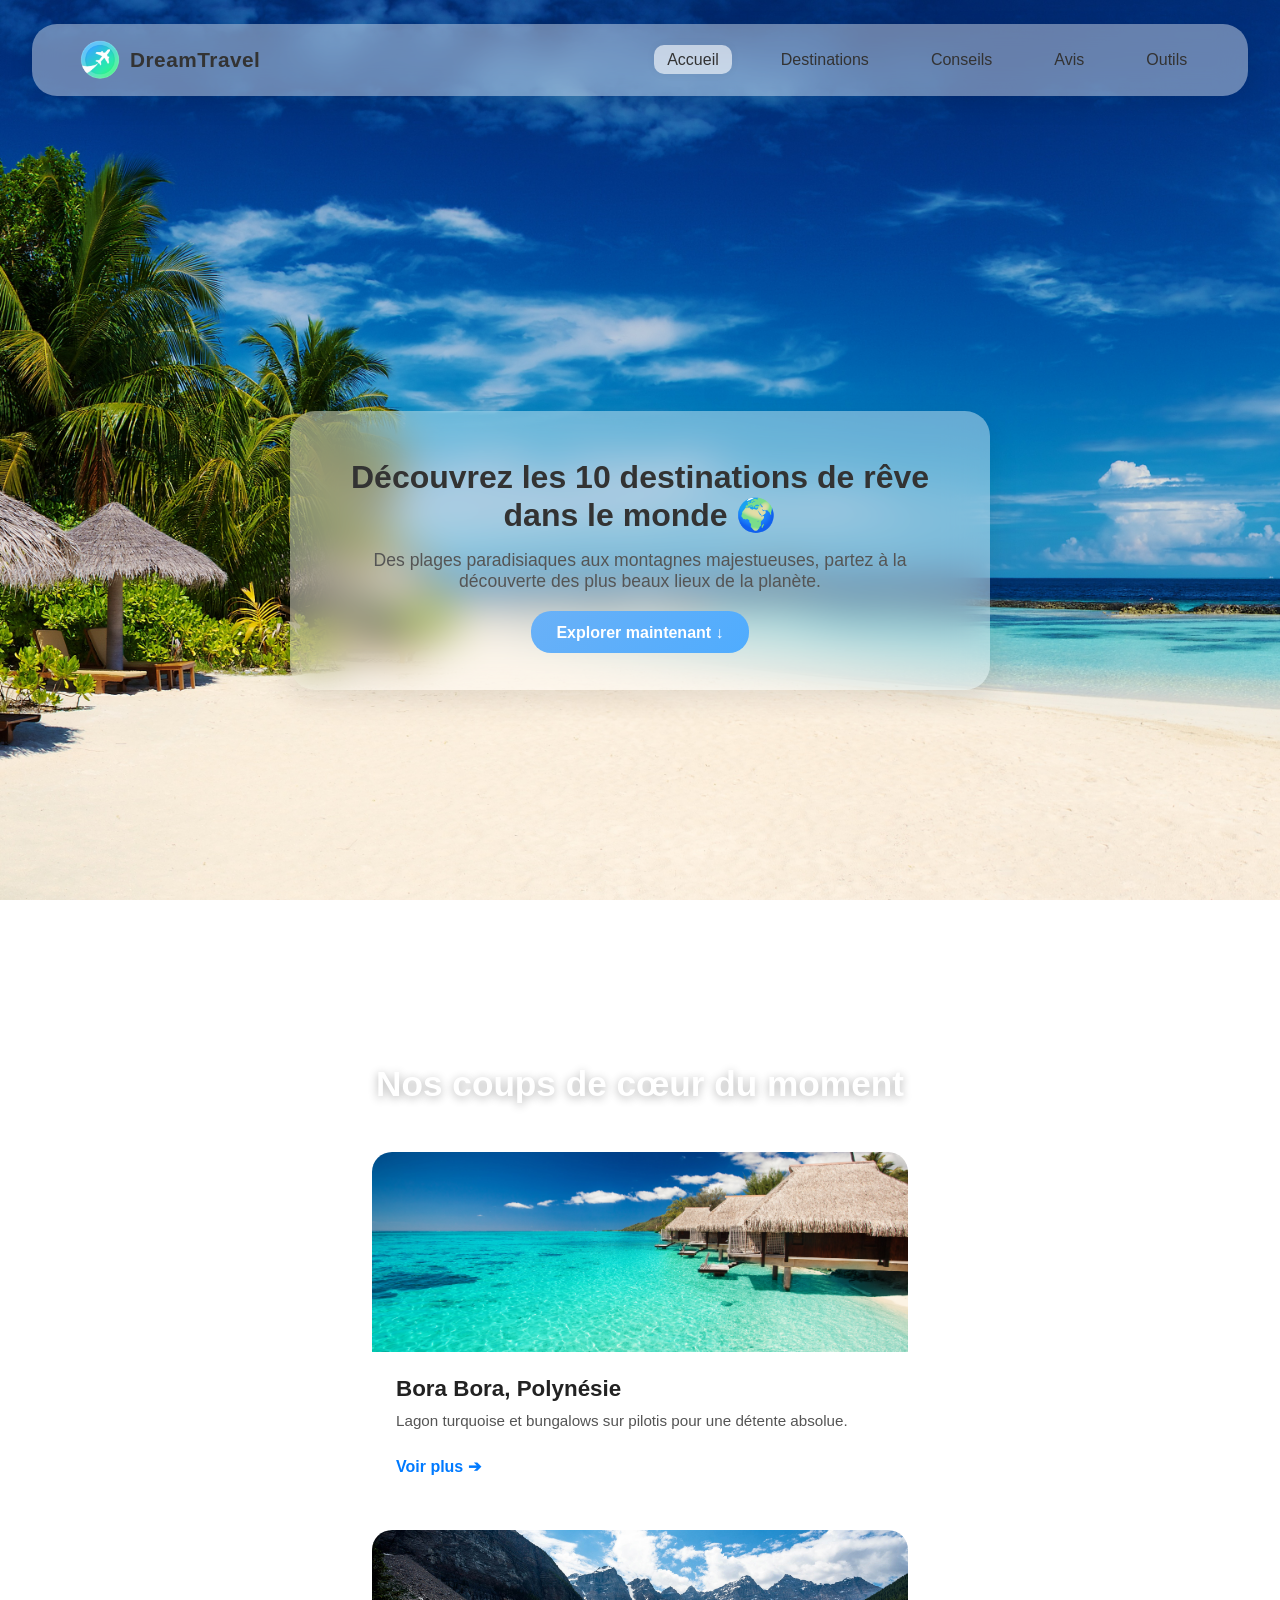
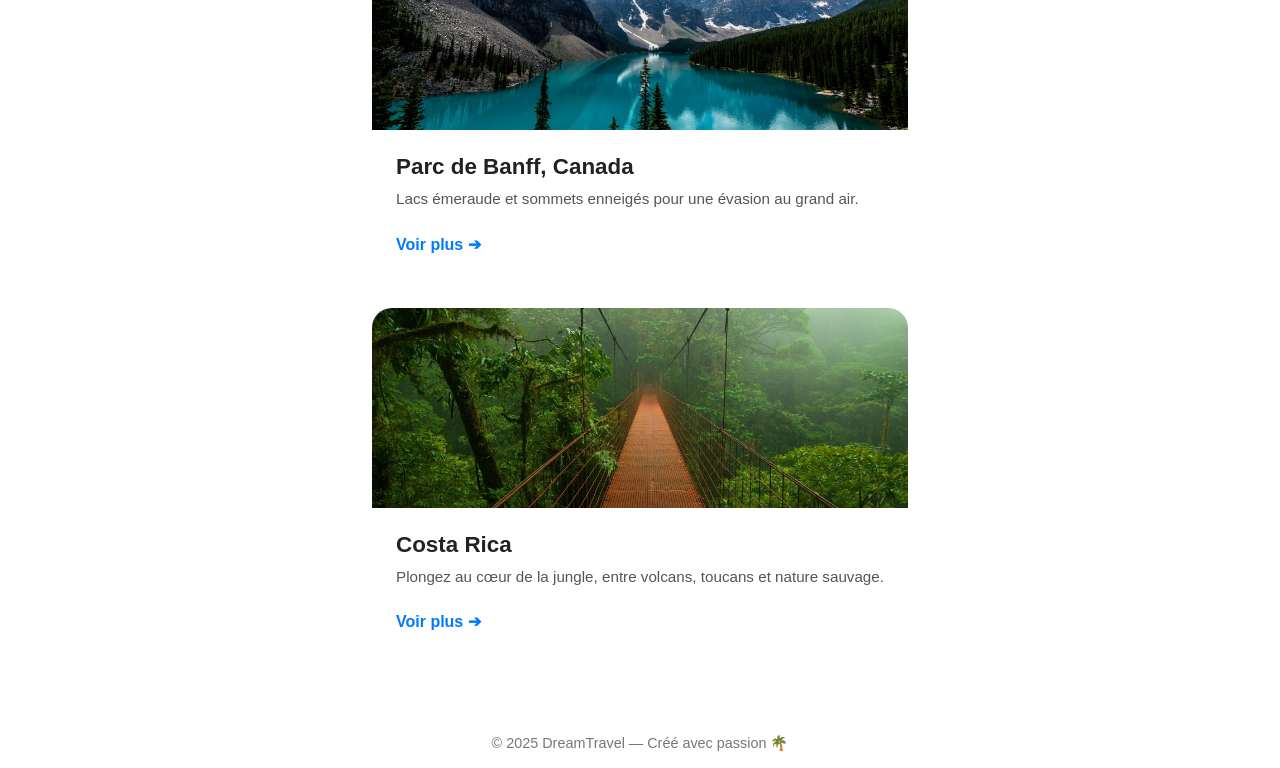
<file: index.html>
<!DOCTYPE html>
<html lang="fr">

<head>
  <meta charset="UTF-8">
  <meta name="viewport" content="width=device-width, initial-scale=1.0">
  <title>DreamTravel</title>
  <link rel="stylesheet" href="style.css">
  <link rel="stylesheet" href="index.css">
</head>

<body>

  <header class="barre-navigation">

    <div class="logo-conteneur">
      <img src="images/logo.png" alt="Logo" class="logo-image">
      <span class="logo-texte">DreamTravel</span>
    </div>

    <input type="checkbox" id="menu-mobile-case">
    <label for="menu-mobile-case" class="icone-menu">
      <span></span>
    </label>

    <nav class="liens-menu">
      <a href="index.html" class="actif">Accueil</a>
      <a href="destinations.html">Destinations</a>
      <a href="conseils.html">Conseils</a>
      <a href="avis.html">Avis</a>
      <a href="outils.html">Outils</a>
    </nav>

  </header>

  <section class="banniere">
    <div class="contenu-banniere effet-vitre">
      <h1>Découvrez les 10 destinations de rêve dans le monde 🌍</h1>
      <p>Des plages paradisiaques aux montagnes majestueuses, partez à la découverte des plus beaux lieux de la planète.
      </p>
      <a href="#top-destinations" class="bouton-action">Explorer maintenant ↓</a>
    </div>
  </section>

  <section id="top-destinations" class="section-destinations">
    <h2 class="titre-section">Nos coups de cœur du moment</h2>

    <div class="conteneur-grille">

      <div class="carte">
        <img src="images/bora.jpg" alt="Bora Bora" class="carte-image">
        <div class="carte-contenu">
          <h3>Bora Bora, Polynésie</h3>
          <p>Lagon turquoise et bungalows sur pilotis pour une détente absolue.</p>
          <a href="destinations.html" class="carte-lien">Voir plus ➔</a>
        </div>
      </div>

      <div class="carte">
        <img src="images/canada.jpg" alt="Banff" class="carte-image">
        <div class="carte-contenu">
          <h3>Parc de Banff, Canada</h3>
          <p>Lacs émeraude et sommets enneigés pour une évasion au grand air.</p>
          <a href="destinations.html#banff" class="carte-lien">Voir plus ➔</a>
        </div>
      </div>

      <div class="carte">
        <img src="images/costa rica.jpg" alt="Costa Rica" class="carte-image">
        <div class="carte-contenu">
          <h3>Costa Rica</h3>
          <p>Plongez au cœur de la jungle, entre volcans, toucans et nature sauvage.</p>
          <a href="destinations.html#costa-rica" class="carte-lien">Voir plus ➔</a>
        </div>
      </div>

    </div>
  </section>

  <footer>
    <p>© 2025 DreamTravel — Créé avec passion 🌴</p>
  </footer>

  <!-- C'est mon frère qui m'a écrit ce code pour régler le soucis du scroll -->
  <script>
    window.onbeforeunload = function () {
      window.scrollTo(0, 0);
    }

    if (history.scrollRestoration) {
      history.scrollRestoration = 'manual';
    }
  </script>

  <!-- ici juste avant que la page se recharge ou ferme, je force le scroll à (0,0) et si le nav le supporte, je désactive sa gestion auto du scroll. Je
  lui dis de passer en 'manuel'. -->

</body>

</html>
</file>
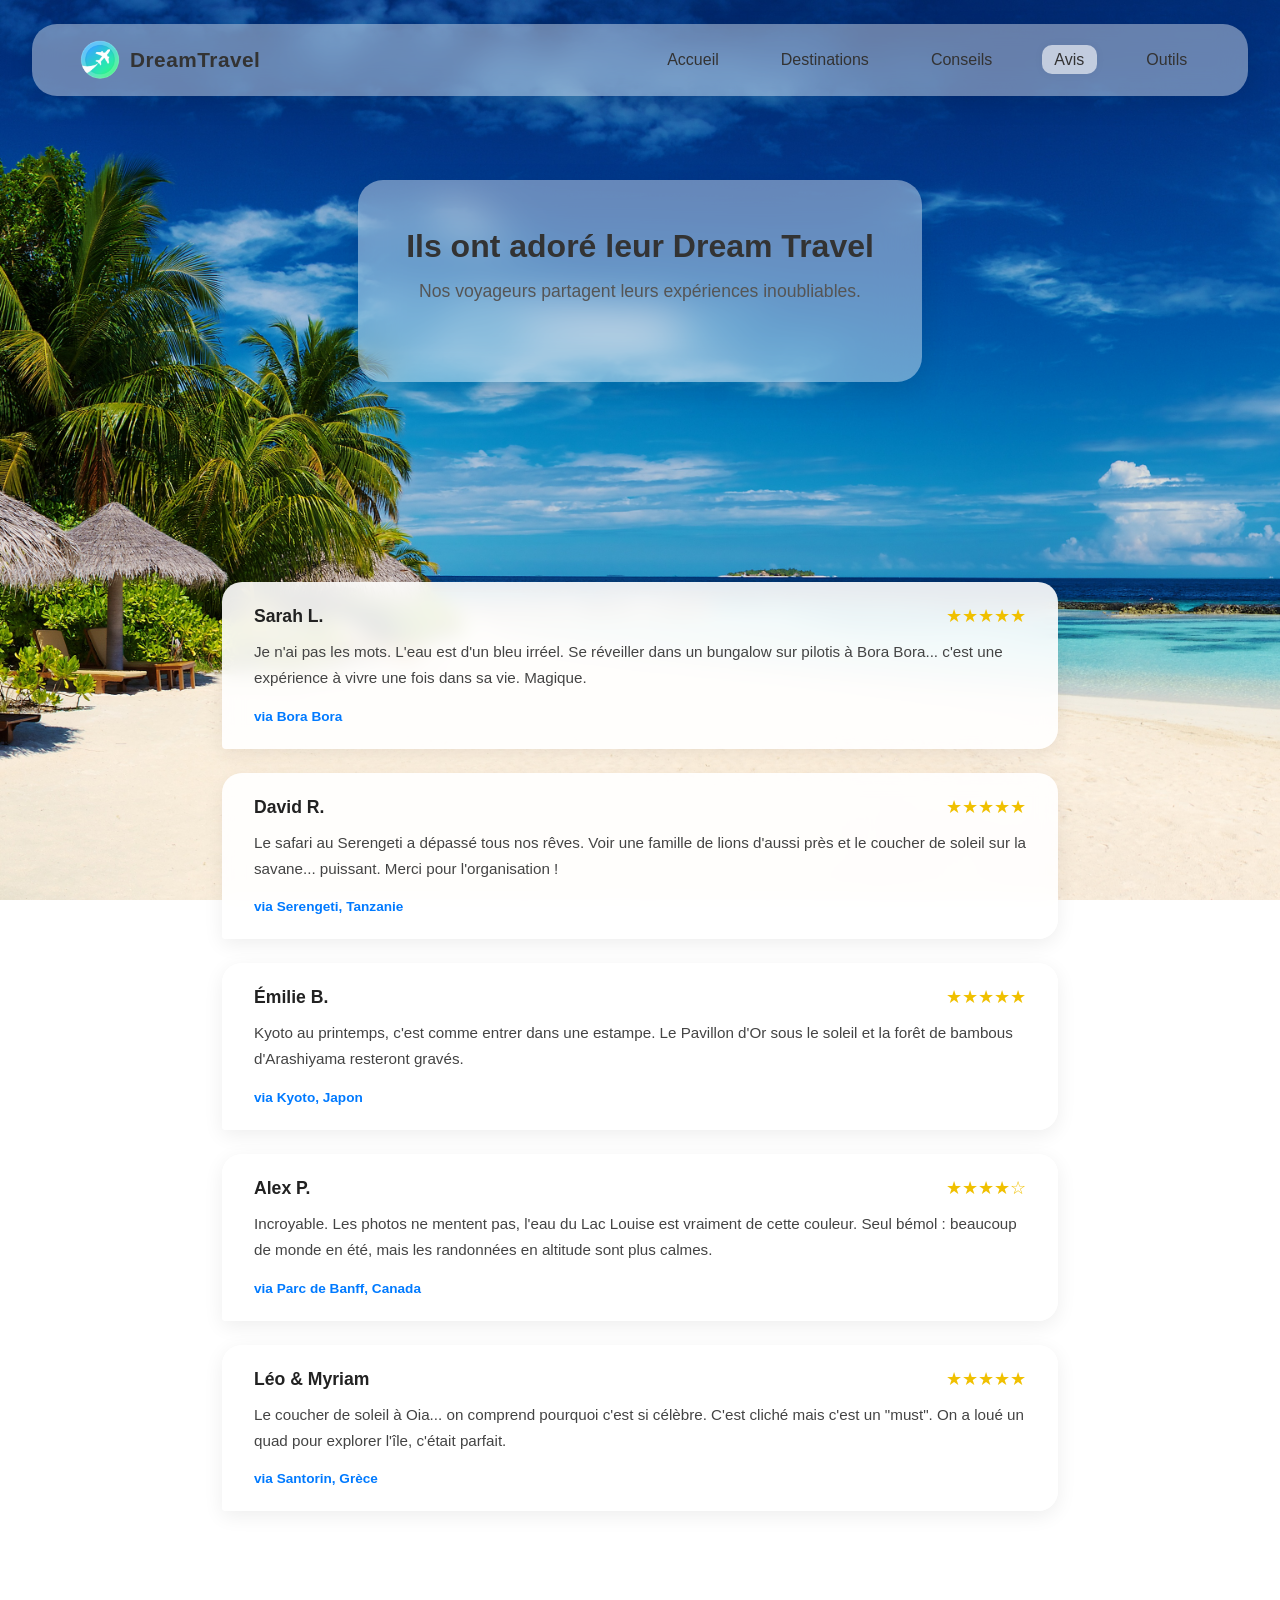
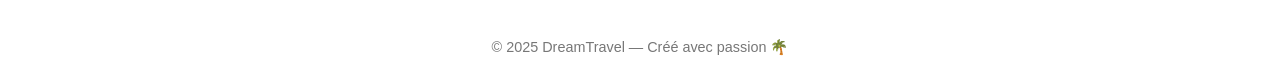
<file: avis.html>
<!DOCTYPE html>
<html lang="fr">
<head>
  <meta charset="UTF-8">
  <meta name="viewport" content="width=device-width, initial-scale=1.0">
  <title>DreamTravel</title>
  <link rel="stylesheet" href="style.css"> <link rel="stylesheet" href="avis.css">
</head>
<body>

  <header class="barre-navigation">
    
    <div class="logo-conteneur">
      <img src="images/logo.png" alt="Logo" class="logo-image">
      <span class="logo-texte">DreamTravel</span>
    </div>

    <input type="checkbox" id="menu-mobile-case">
    <label for="menu-mobile-case" class="icone-menu">
      <span></span>
    </label>

    <nav class="liens-menu">
      <a href="index.html">Accueil</a>
      <a href="destinations.html">Destinations</a>
      <a href="conseils.html">Conseils</a>
      <a href="avis.html" class="actif">Avis</a>
      <a href="outils.html">Outils</a>
    </nav>
    
  </header>

  <section class="entete-page banniere">
    <div class="effet-vitre">
      <h1>Ils ont adoré leur Dream Travel</h1>
      <p>Nos voyageurs partagent leurs expériences inoubliables.</p>
    </div>
  </section>

  <section class="section-flux-avis">
    <div class="flux-avis">

      <div class="bulle-avis">
        <div class="entete-avis">
          <span class="nom-avis">Sarah L.</span>
          <span class="etoiles-avis">★★★★★</span>
        </div>
        <p class="texte-avis">Je n'ai pas les mots. L'eau est d'un bleu irréel. Se réveiller dans un bungalow sur pilotis à Bora Bora... c'est une expérience à vivre une fois dans sa vie. Magique.</p>
        <span class="destination-avis">via Bora Bora</span>
      </div>

      <div class="bulle-avis">
        <div class="entete-avis">
          <span class="nom-avis">David R.</span>
          <span class="etoiles-avis">★★★★★</span>
        </div>
        <p class="texte-avis">Le safari au Serengeti a dépassé tous nos rêves. Voir une famille de lions d'aussi près et le coucher de soleil sur la savane... puissant. Merci pour l'organisation !</p>
        <span class="destination-avis">via Serengeti, Tanzanie</span>
      </div>

      <div class="bulle-avis">
        <div class="entete-avis">
          <span class="nom-avis">Émilie B.</span>
          <span class="etoiles-avis">★★★★★</span>
        </div>
        <p class="texte-avis">Kyoto au printemps, c'est comme entrer dans une estampe. Le Pavillon d'Or sous le soleil et la forêt de bambous d'Arashiyama resteront gravés.</p>
        <span class="destination-avis">via Kyoto, Japon</span>
      </div>

      <div class="bulle-avis">
        <div class="entete-avis">
          <span class="nom-avis">Alex P.</span>
          <span class="etoiles-avis">★★★★☆</span>
        </div>
        <p class="texte-avis">Incroyable. Les photos ne mentent pas, l'eau du Lac Louise est vraiment de cette couleur. Seul bémol : beaucoup de monde en été, mais les randonnées en altitude sont plus calmes.</p>
        <span class="destination-avis">via Parc de Banff, Canada</span>
      </div>
      
      <div class="bulle-avis">
        <div class="entete-avis">
          <span class="nom-avis">Léo & Myriam</span>
          <span class="etoiles-avis">★★★★★</span>
        </div>
        <p class="texte-avis">Le coucher de soleil à Oia... on comprend pourquoi c'est si célèbre. C'est cliché mais c'est un "must". On a loué un quad pour explorer l'île, c'était parfait.</p>
        <span class="destination-avis">via Santorin, Grèce</span>
      </div>
      
      </div>
  </section>

  <footer style="margin-top: 3rem;">
    <p>© 2025 DreamTravel — Créé avec passion 🌴</p>
  </footer>

</body>
</html>
</file>
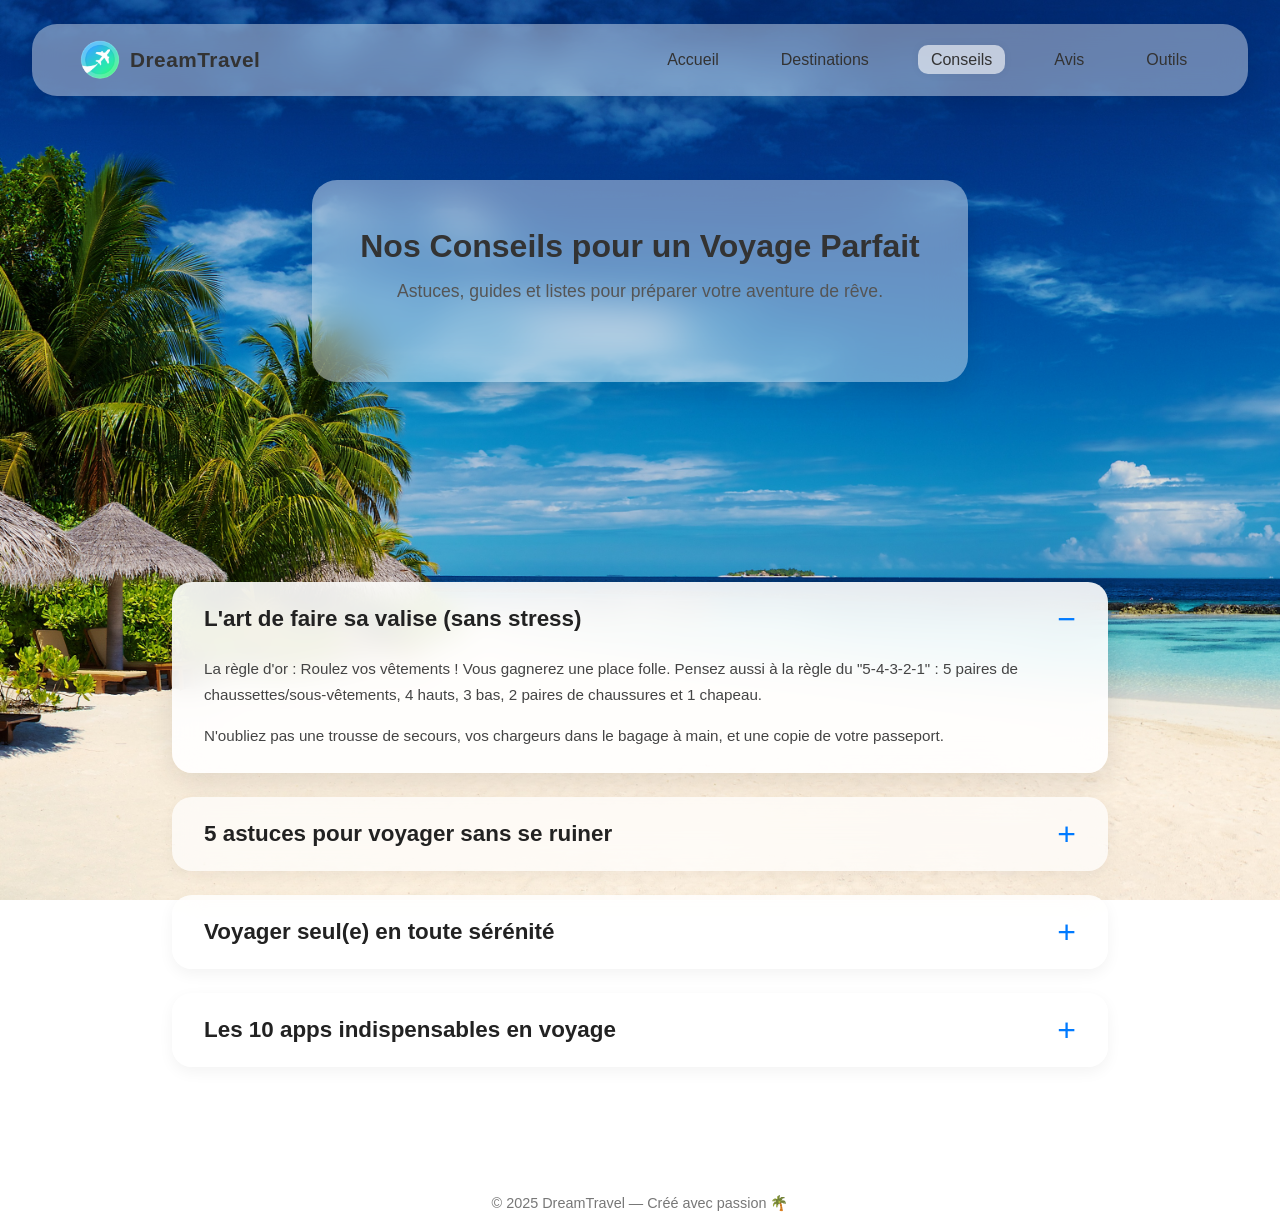
<file: conseils.html>
<!DOCTYPE html>
<html lang="fr">
<head>
  <meta charset="UTF-8">
  <meta name="viewport" content="width=device-width, initial-scale=1.0">
  <title>DreamTravel</title>
  <link rel="stylesheet" href="style.css"> <link rel="stylesheet" href="conseils.css">
</head>
<body>

  <header class="barre-navigation">
    
    <div class="logo-conteneur">
      <img src="images/logo.png" alt="Logo" class="logo-image">
      <span class="logo-texte">DreamTravel</span>
    </div>

    <input type="checkbox" id="menu-mobile-case">
    <label for="menu-mobile-case" class="icone-menu">
      <span></span>
    </label>

    <nav class="liens-menu">
      <a href="index.html">Accueil</a>
      <a href="destinations.html">Destinations</a>
      <a href="conseils.html" class="actif">Conseils</a>
      <a href="avis.html">Avis</a>
      <a href="outils.html">Outils</a>
    </nav>
    
  </header>

  <section class="entete-page banniere">
    <div class="effet-vitre">
      <h1>Nos Conseils pour un Voyage Parfait</h1>
      <p>Astuces, guides et listes pour préparer votre aventure de rêve.</p>
    </div>
  </section>

  <section class="section-conseils">
    <div class="conteneur-accordeon">

      <details class="element-accordeon" open>
        <summary class="titre-accordeon">
          <h3>L'art de faire sa valise (sans stress)</h3>
        </summary>
        <div class="contenu-accordeon">
          <p>La règle d'or : Roulez vos vêtements ! Vous gagnerez une place folle. Pensez aussi à la règle du "5-4-3-2-1" : 5 paires de chaussettes/sous-vêtements, 4 hauts, 3 bas, 2 paires de chaussures et 1 chapeau.</p>
          <p>N'oubliez pas une trousse de secours, vos chargeurs dans le bagage à main, et une copie de votre passeport.</p>
        </div>
      </details>

      <details class="element-accordeon">
        <summary class="titre-accordeon">
          <h3>5 astuces pour voyager sans se ruiner</h3>
        </summary>
        <div class="contenu-accordeon">
          <p>1. Soyez flexible : Partir un mardi plutôt qu'un samedi peut diviser le prix du billet par deux.</p>
          <p>2. Mangez local : Évitez les restaurants à touristes. Mangez dans les petits marchés locaux ("street food"), c'est moins cher et souvent meilleur.</p>
          <p>3. Utilisez les transports en commun : Le taxi est un gouffre financier. Le bus ou le métro vous fera vivre la vraie vie locale.</p>
        </div>
      </details>

      <details class="element-accordeon">
        <summary class="titre-accordeon">
          <h3>Voyager seul(e) en toute sérénité</h3>
        </summary>
        <div class="contenu-accordeon">
          <p>La sécurité avant tout. Ne marchez pas seul(e) la nuit dans des zones inconnues et gardez toujours un œil sur vos affaires. Informez un proche de votre itinéraire jour par jour et envoyez-lui une copie de vos documents de voyage (passeport, visas, billets).</p>
        </div>
      </details>

      <details class="element-accordeon">
        <summary class="titre-accordeon">
          <h3>Les 10 apps indispensables en voyage</h3>
        </summary>
        <div class="contenu-accordeon">
          <p>1. Maps.me : Cartes hors-ligne qui fonctionnent sans WiFi ni 4G.</p>
          <p>2. Google Traduction : Pour communiquer dans toutes les langues.</p>
          <p>3. XE Currency : Le convertisseur de devises de référence.</p>
          <p>4. WhatsApp : Pour garder le contact avec vos proches via WiFi.</p>
        </div>
      </details>

    </div>
  </section>

  <footer style="margin-top: 3rem;">
    <p>© 2025 DreamTravel — Créé avec passion 🌴</p>
  </footer>

</body>
</html>
</file>
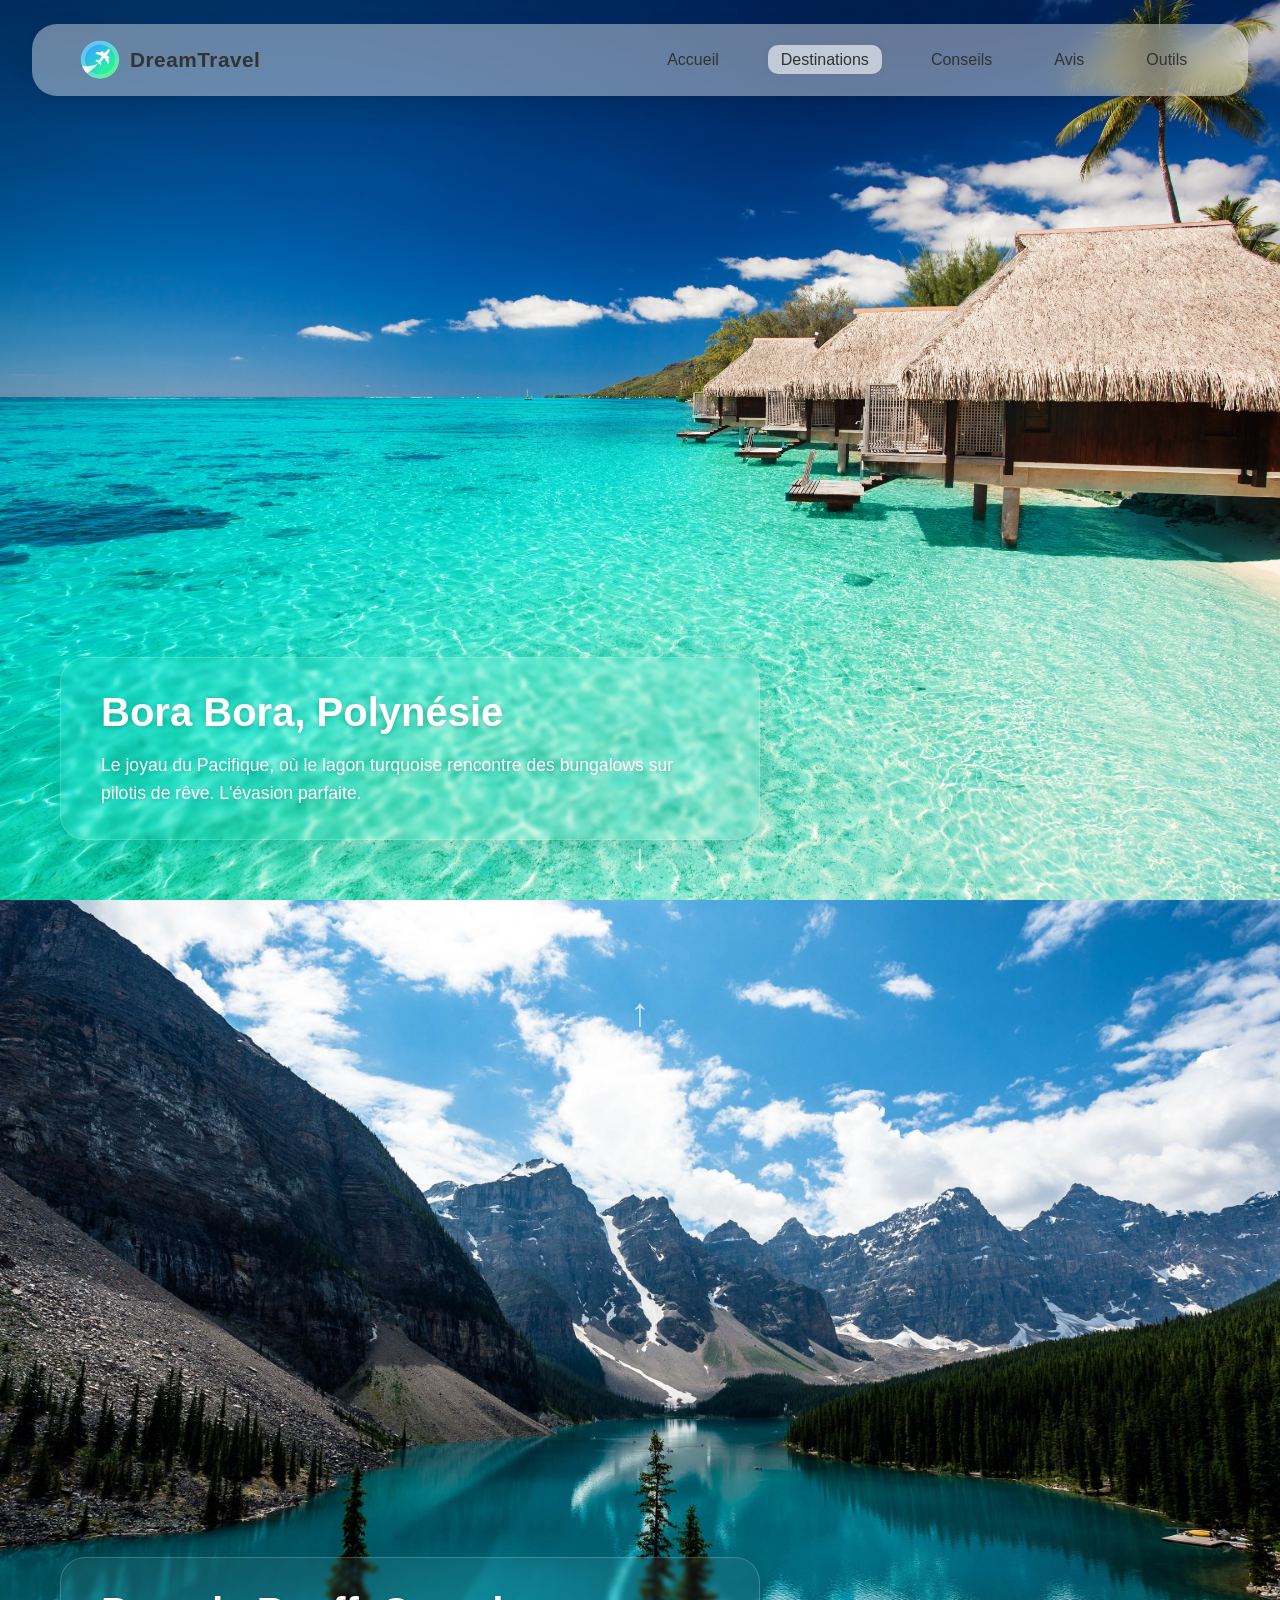
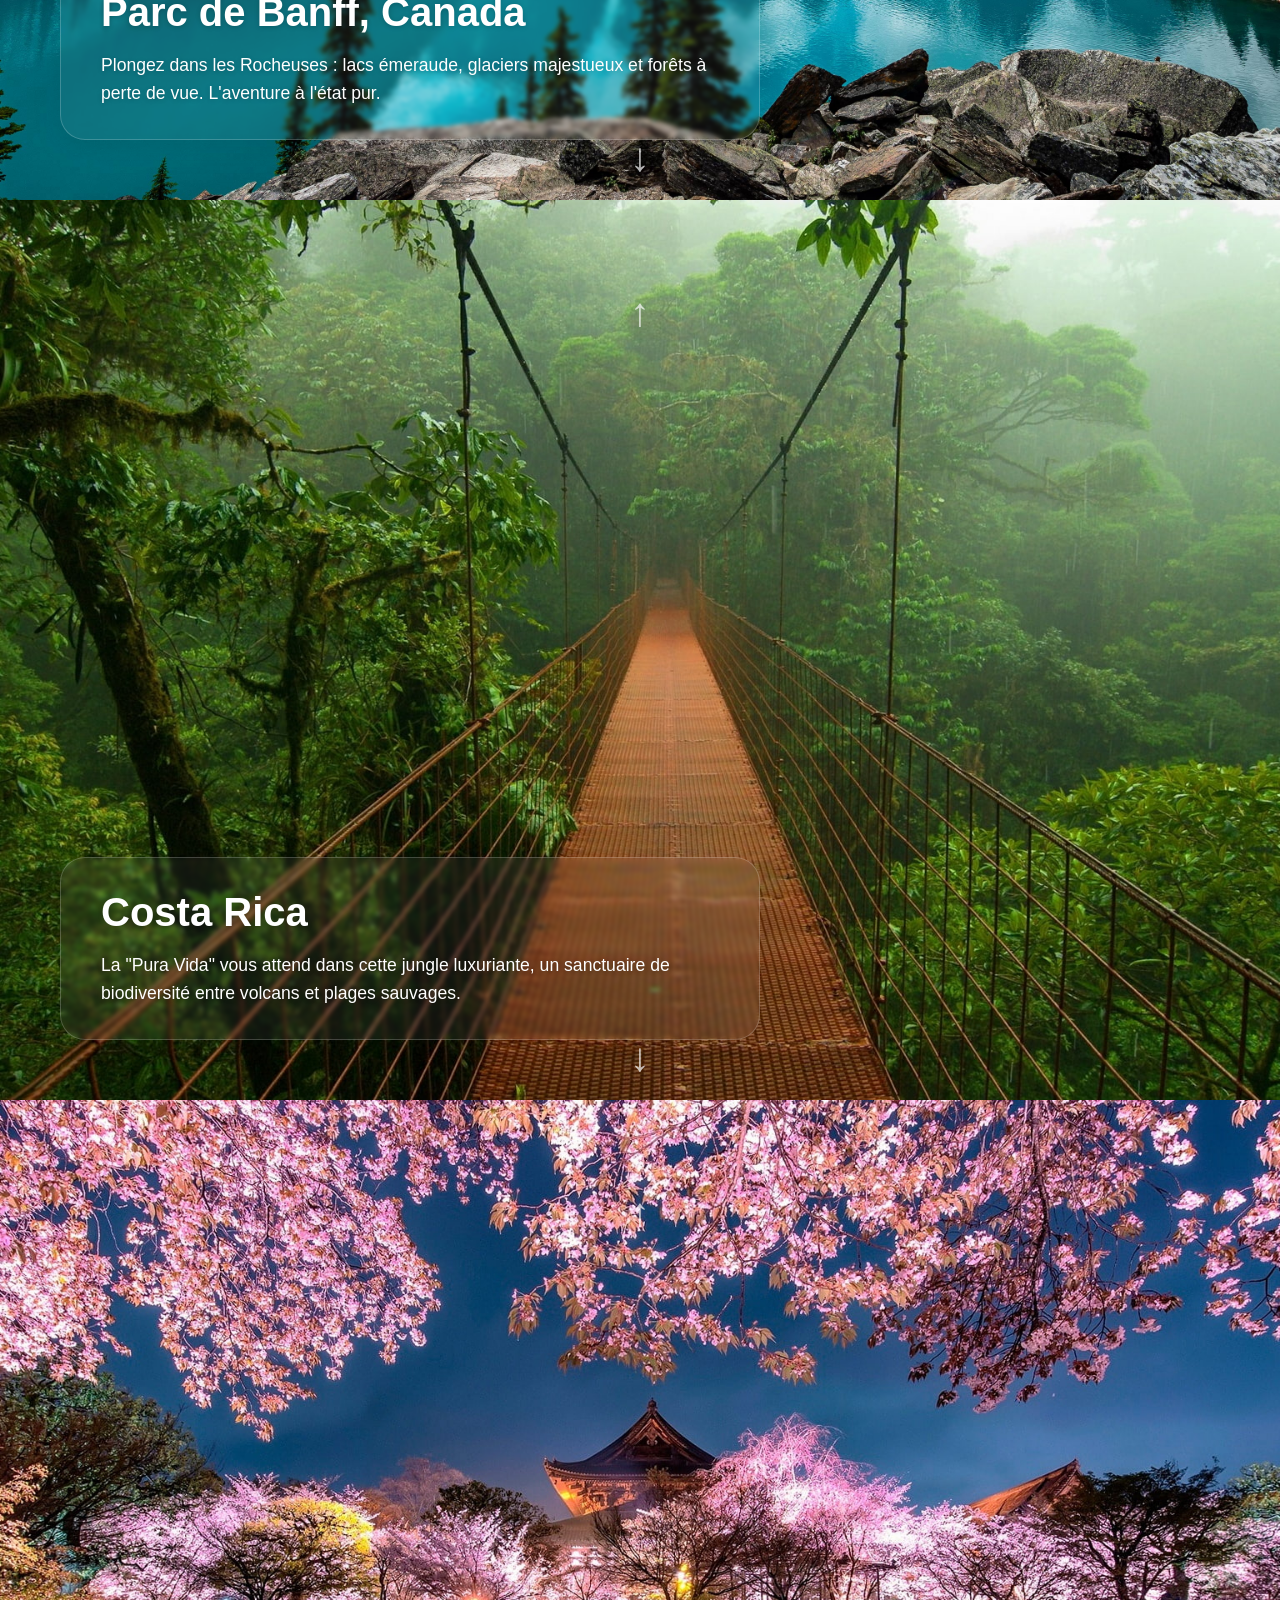
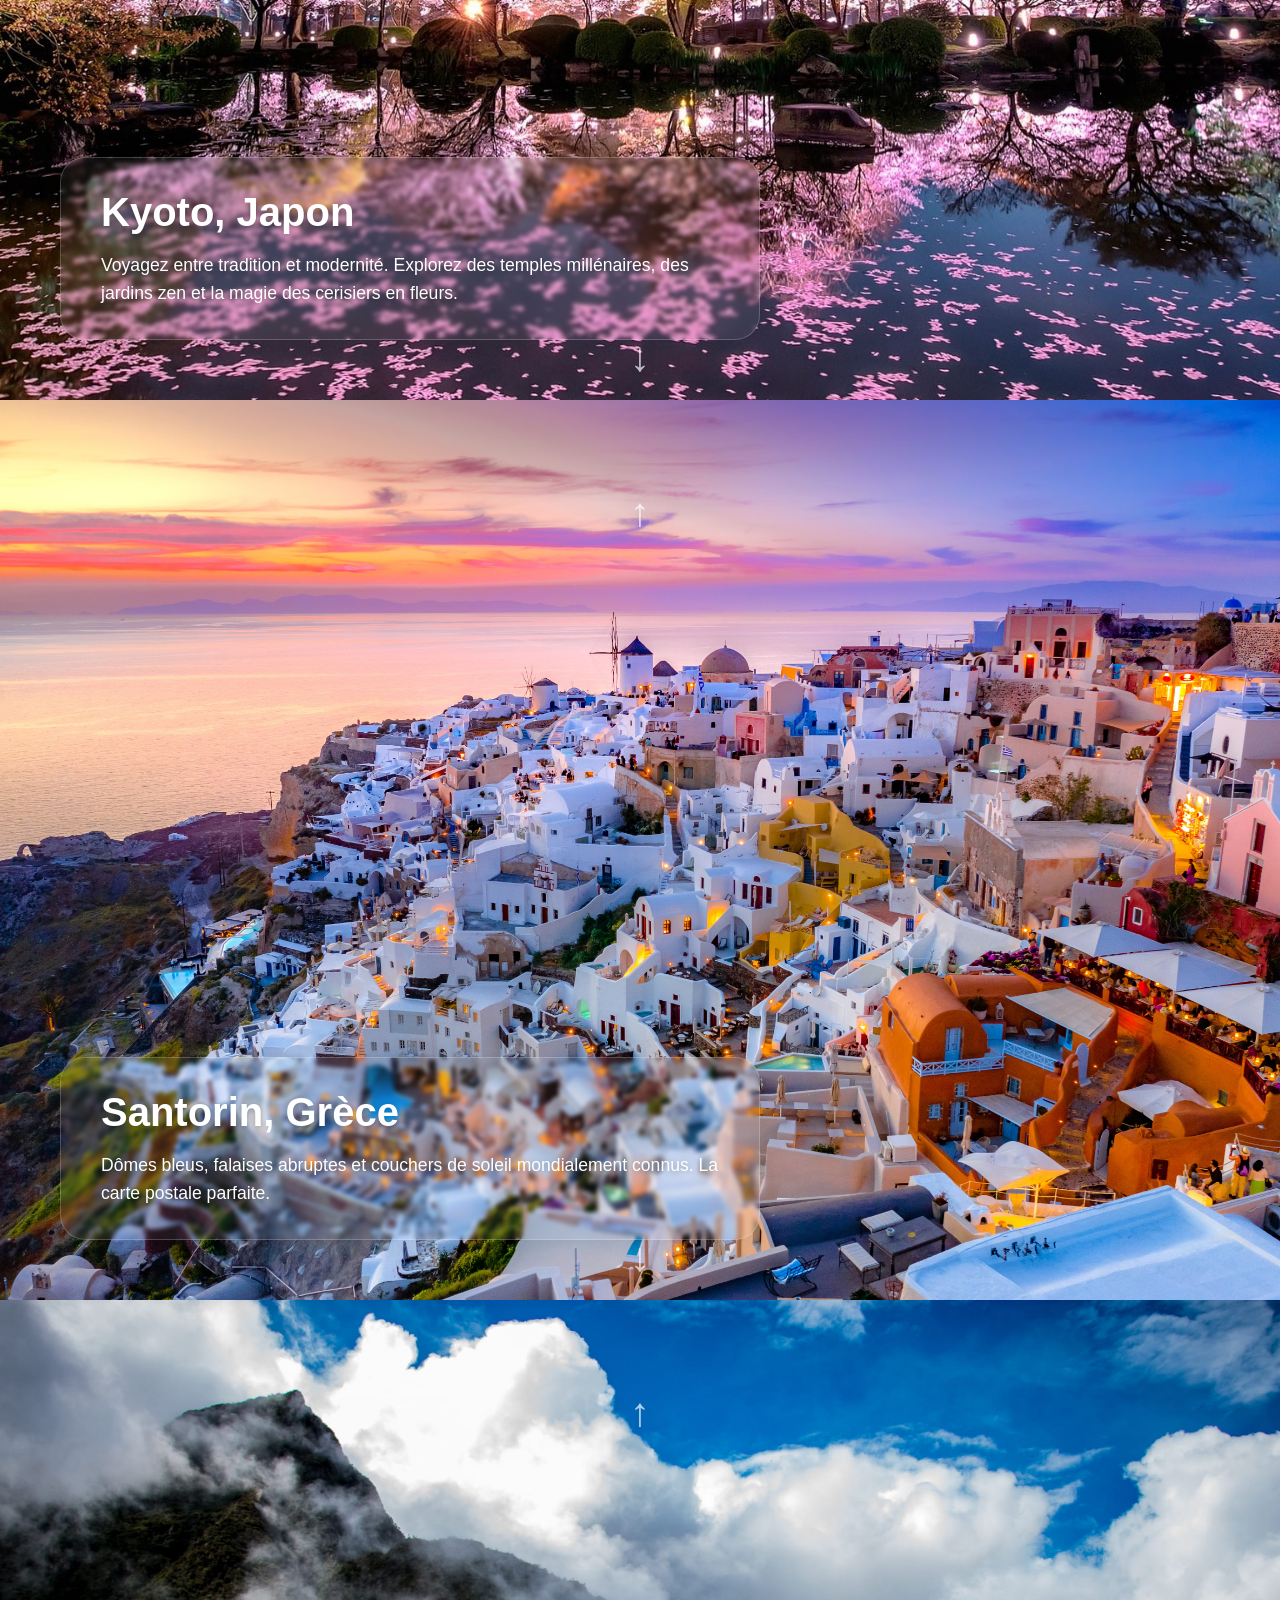
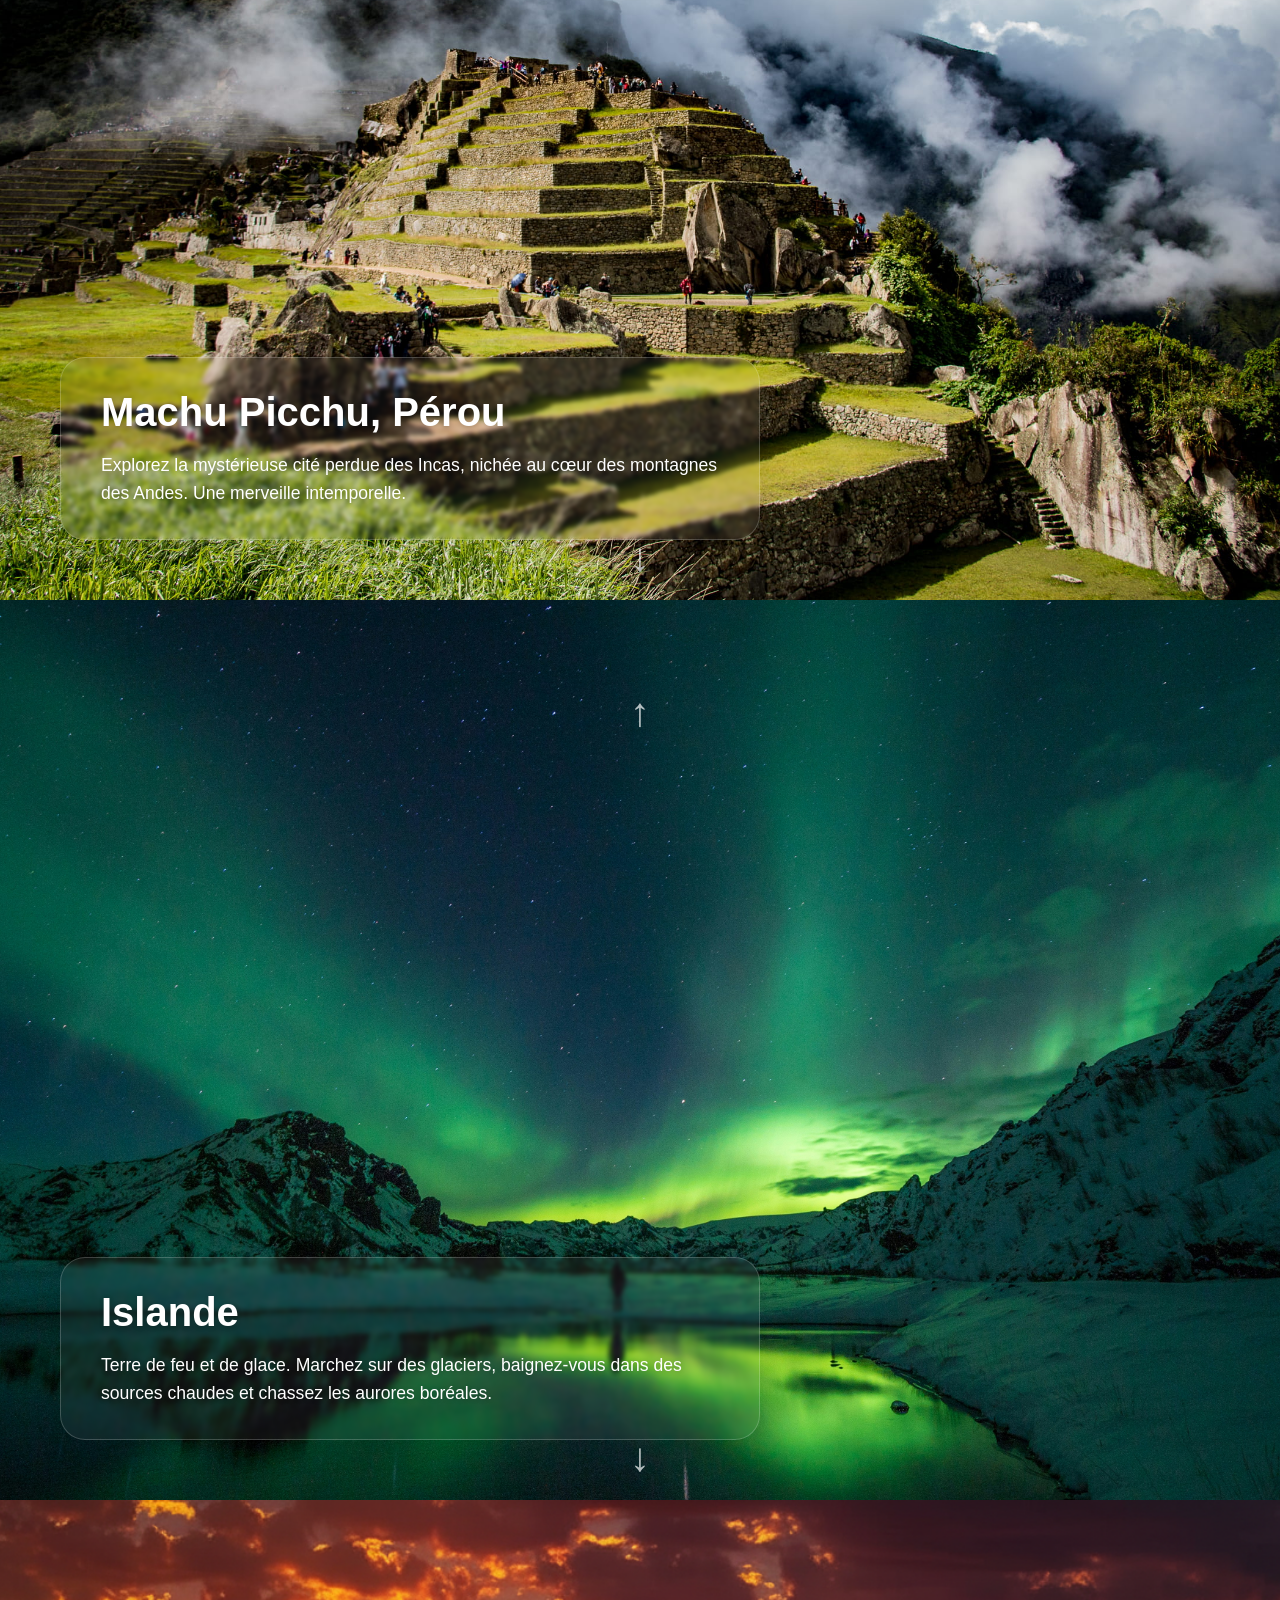
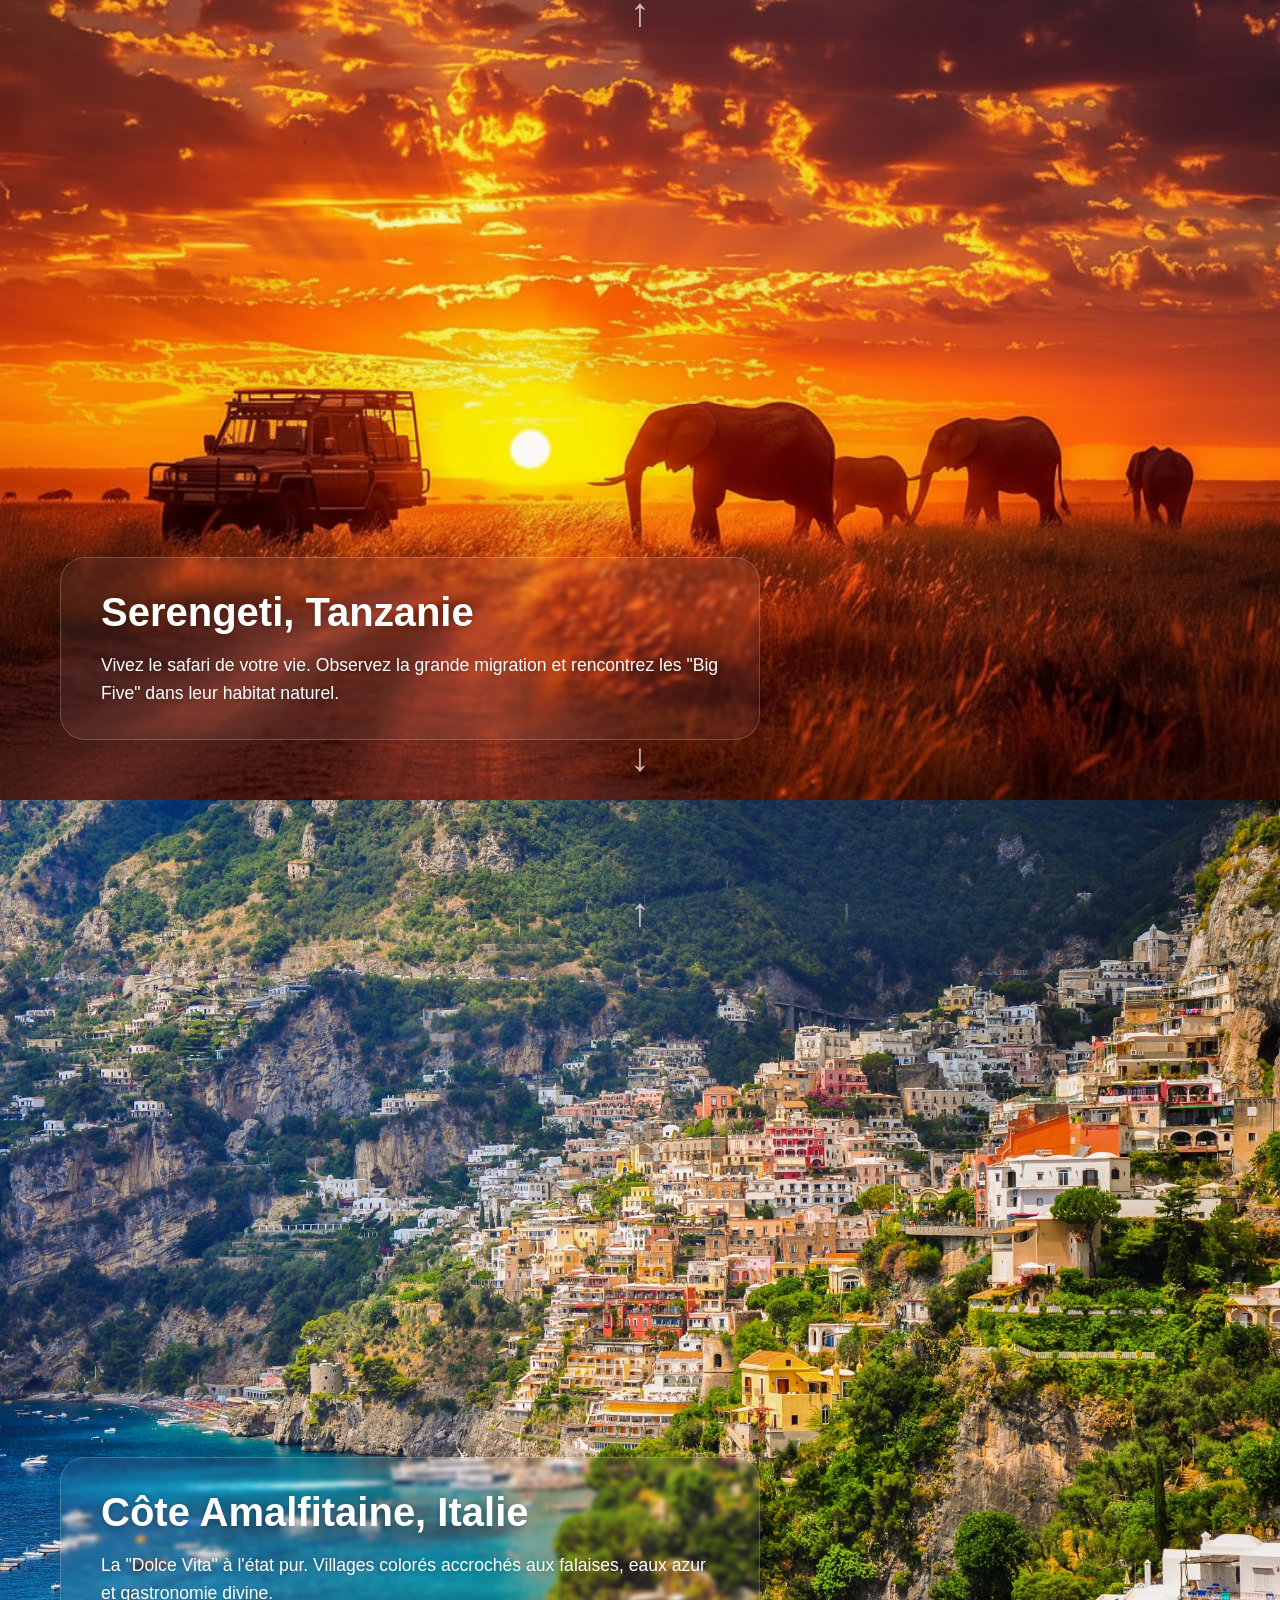
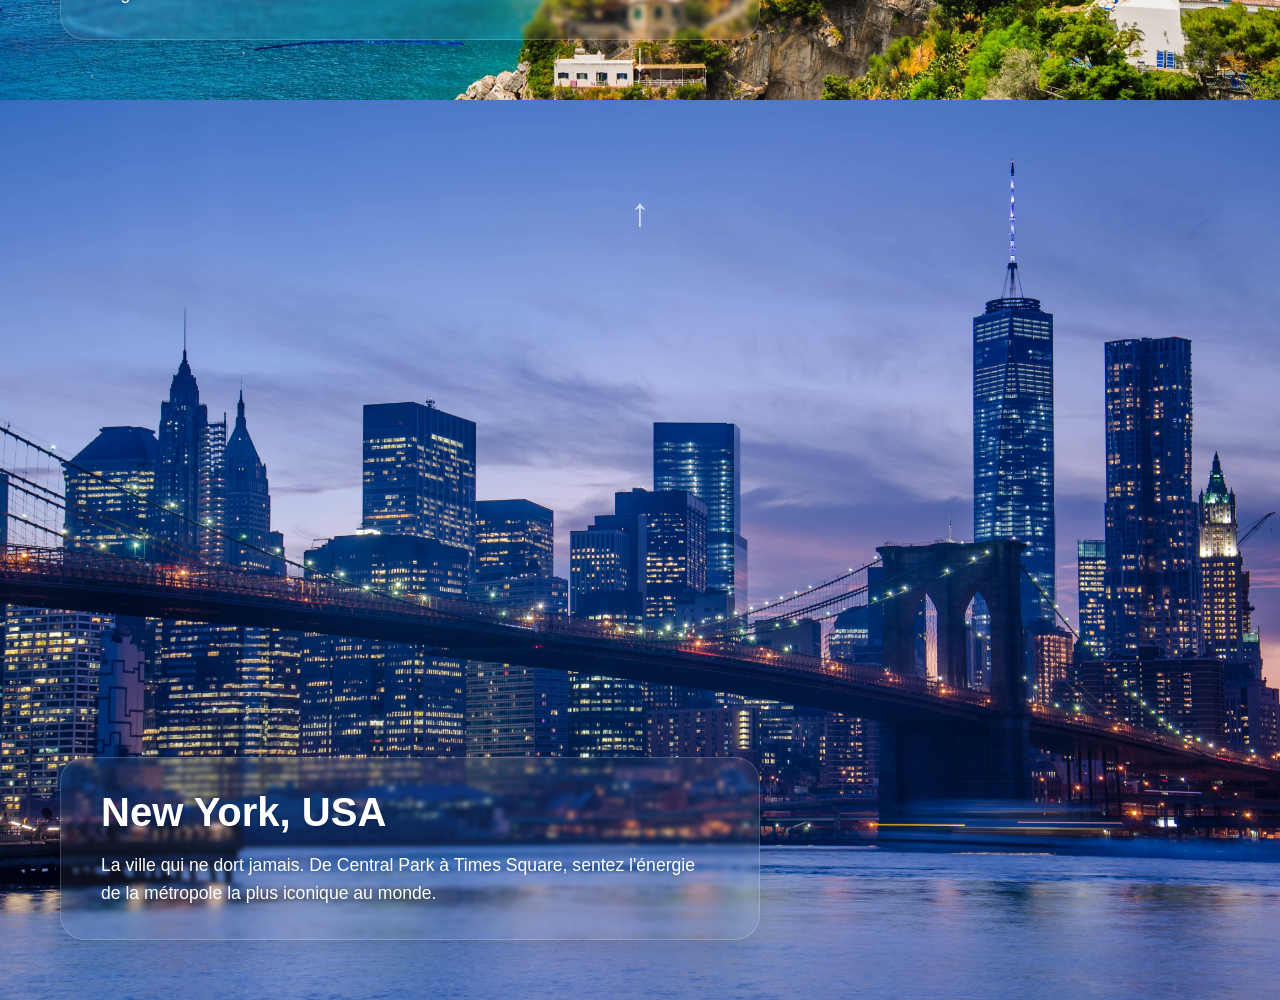
<file: destinations.html>
<!DOCTYPE html>
<html lang="fr">
<head>
  <meta charset="UTF-8">
  <meta name="viewport" content="width=device-width, initial-scale=1.0">
  <title>DreamTravel</title>
  
  <link rel="stylesheet" href="style.css"> <link rel="stylesheet" href="destinations.css">
</head>
<body>

  <header class="barre-navigation">
    
    <div class="logo-conteneur">
      <img src="images/logo.png" alt="Logo" class="logo-image">
      <span class="logo-texte">DreamTravel</span>
    </div>

    <input type="checkbox" id="menu-mobile-case">
    <label for="menu-mobile-case" class="icone-menu">
      <span></span>
    </label>

    <nav class="liens-menu">
      <a href="index.html">Accueil</a>
      <a href="destinations.html" class="actif">Destinations</a>
      <a href="conseils.html">Conseils</a>
      <a href="avis.html">Avis</a>
      <a href="outils.html">Outils</a>
    </nav>
    
  </header>

  <section class="diapo-destination" id="bora-bora" 
           style="background-image: url('images/bora.jpg');">
    <div class="contenu-diapo">
      <h2>Bora Bora, Polynésie</h2>
      <p>Le joyau du Pacifique, où le lagon turquoise rencontre des bungalows sur pilotis de rêve. L'évasion parfaite.</p>
    </div>
    <a href="#banff" class="fleche-diapo fleche-bas">↓</a>
  </section>

  <section class="diapo-destination" id="banff" 
           style="background-image: url('images/canada.jpg');">
    <a href="#bora-bora" class="fleche-diapo fleche-haut">↑</a>
    <div class="contenu-diapo">
      <h2>Parc de Banff, Canada</h2>
      <p>Plongez dans les Rocheuses : lacs émeraude, glaciers majestueux et forêts à perte de vue. L'aventure à l'état pur.</p>
    </div>
    <a href="#costa-rica" class="fleche-diapo fleche-bas">↓</a>
  </section>

  <section class="diapo-destination" id="costa-rica" 
           style="background-image: url('images/costa\ rica.jpg');">
    <a href="#banff" class="fleche-diapo fleche-haut">↑</a>
    <div class="contenu-diapo">
      <h2>Costa Rica</h2>
      <p>La "Pura Vida" vous attend dans cette jungle luxuriante, un sanctuaire de biodiversité entre volcans et plages sauvages.</p>
    </div>
    <a href="#kyoto" class="fleche-diapo fleche-bas">↓</a>
  </section>
  
  <section class="diapo-destination" id="kyoto" 
           style="background-image: url('images/japon.jpg');">
    <a href="#costa-rica" class="fleche-diapo fleche-haut">↑</a>
    <div class="contenu-diapo">
      <h2>Kyoto, Japon</h2>
      <p>Voyagez entre tradition et modernité. Explorez des temples millénaires, des jardins zen et la magie des cerisiers en fleurs.</p>
    </div>
    <a href="#santorin" class="fleche-diapo fleche-bas">↓</a>
  </section>

  <section class="diapo-destination" id="santorin" 
           style="background-image: url('images/grèce.jpg');">
    <a href="#kyoto" class="fleche-diapo fleche-haut">↑</a>
    <div class="contenu-diapo">
      <h2>Santorin, Grèce</h2>
      <p>Dômes bleus, falaises abruptes et couchers de soleil mondialement connus. La carte postale parfaite.</p>
    </div>
    <a href="#machu-picchu" class="fleche-diapo fleche-bas">↓</a>
    </section>

    <section class="diapo-destination" id="machu-picchu" 
           style="background-image: url('images/pérou.jpg');">
    <a href="#santorin" class="fleche-diapo fleche-haut">↑</a>
    <div class="contenu-diapo">
      <h2>Machu Picchu, Pérou</h2>
      <p>Explorez la mystérieuse cité perdue des Incas, nichée au cœur des montagnes des Andes. Une merveille intemporelle.</p>
    </div>
    <a href="#islande" class="fleche-diapo fleche-bas">↓</a>
  </section>

  <section class="diapo-destination" id="islande" 
           style="background-image: url('images/islande.jpg');">
    <a href="#machu-picchu" class="fleche-diapo fleche-haut">↑</a>
    <div class="contenu-diapo">
      <h2>Islande</h2>
      <p>Terre de feu et de glace. Marchez sur des glaciers, baignez-vous dans des sources chaudes et chassez les aurores boréales.</p>
    </div>
    <a href="#serengeti" class="fleche-diapo fleche-bas">↓</a>
  </section>

  <section class="diapo-destination" id="serengeti" 
           style="background-image: url('images/tanzanie.png');">
    <a href="#islande" class="fleche-diapo fleche-haut">↑</a>
    <div class="contenu-diapo">
      <h2>Serengeti, Tanzanie</h2>
      <p>Vivez le safari de votre vie. Observez la grande migration et rencontrez les "Big Five" dans leur habitat naturel.</p>
    </div>
    <a href="#amalfi" class="fleche-diapo fleche-bas">↓</a>
  </section>

  <section class="diapo-destination" id="amalfi" 
           style="background-image: url('images/italie.jpg');">
    <a href="#serengeti" class="fleche-diapo fleche-haut">↑</a>
    <div class="contenu-diapo">
      <h2>Côte Amalfitaine, Italie</h2>
      <p>La "Dolce Vita" à l'état pur. Villages colorés accrochés aux falaises, eaux azur et gastronomie divine.</p>
    </div>
    <a href="#new-york" class="fleche-diapo fleche-bas">↓</a>
  </section>

  <section class="diapo-destination" id="new-york" 
           style="background-image: url('images/USA.jpg');">
    <a href="#amalfi" class="fleche-diapo fleche-haut">↑</a>
    <div class="contenu-diapo">
      <h2>New York, USA</h2>
      <p>La ville qui ne dort jamais. De Central Park à Times Square, sentez l'énergie de la métropole la plus iconique au monde.</p>
    </div>
    </section>


  </body>
</html>
</file>
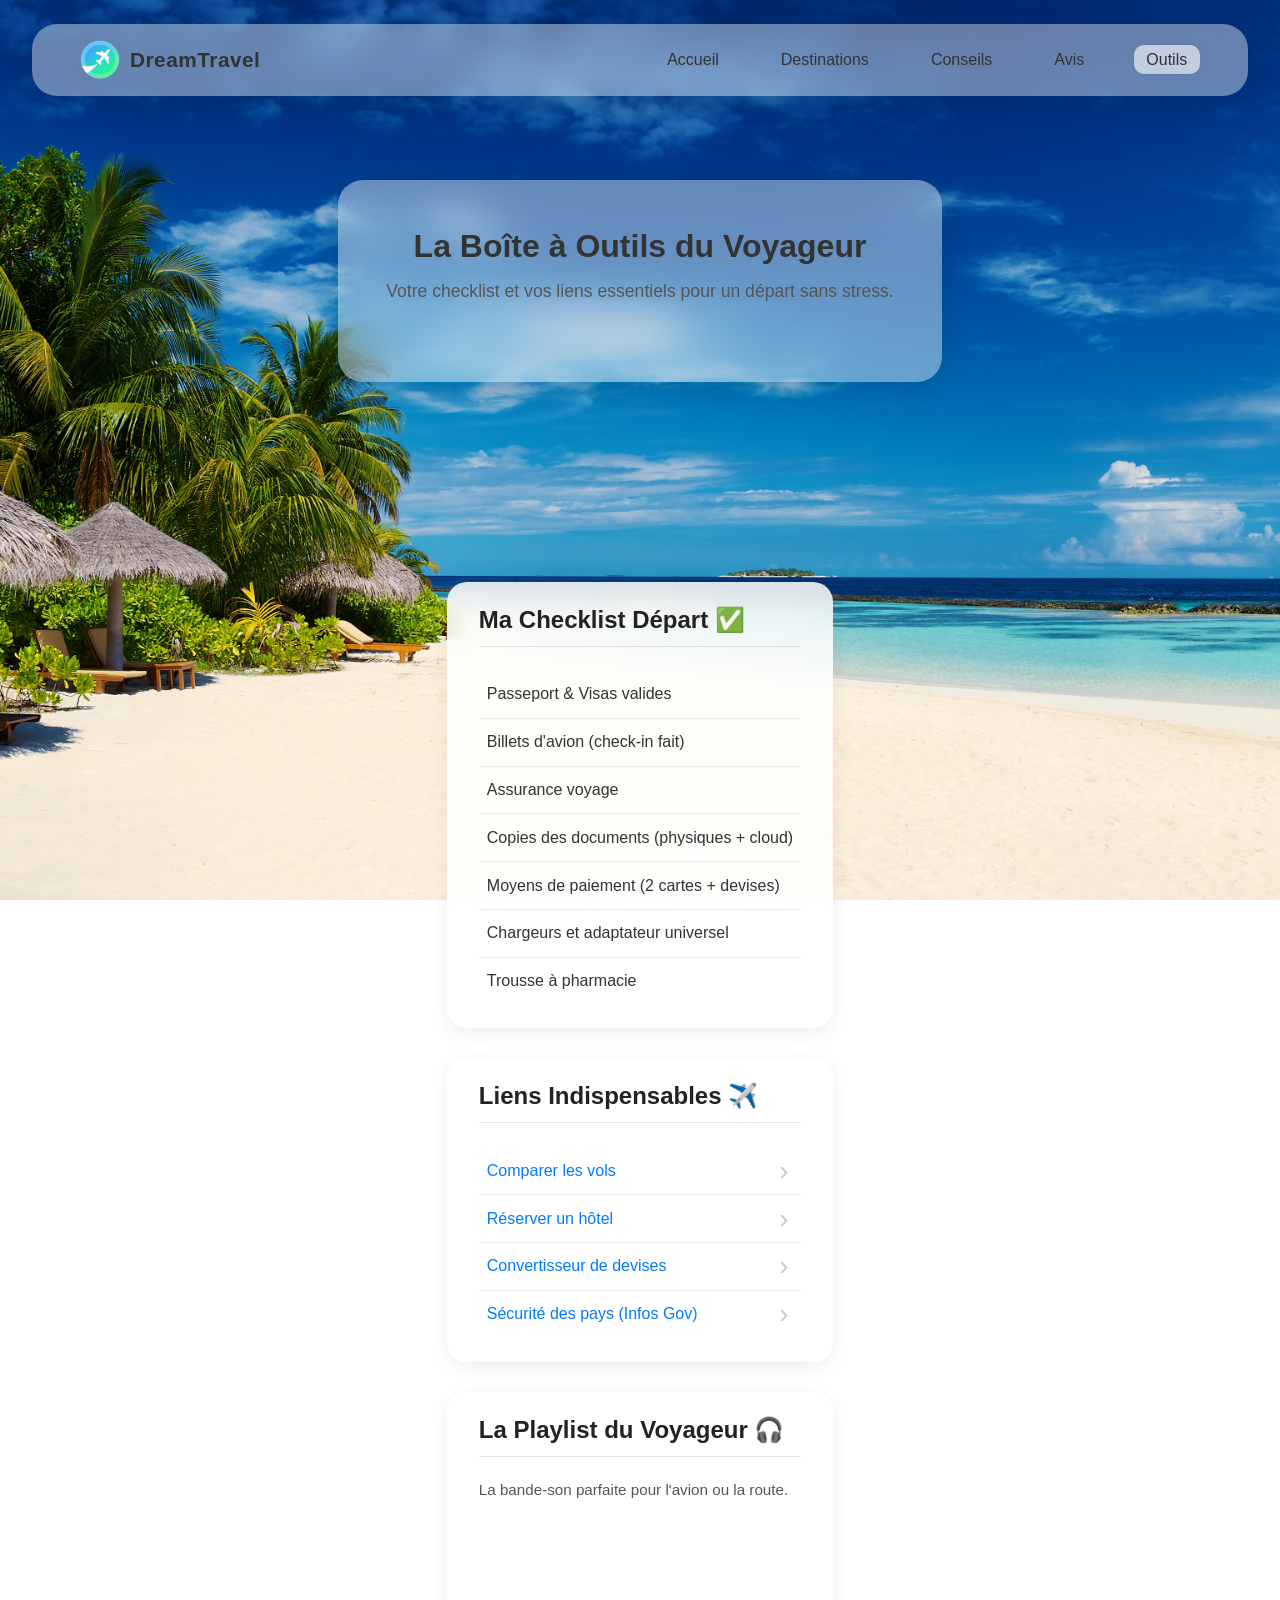
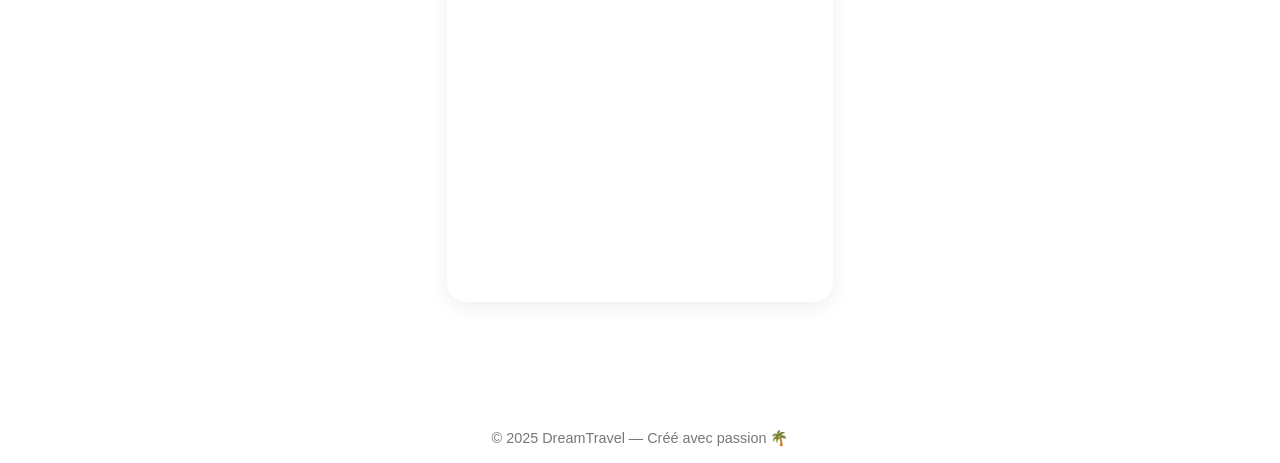
<file: outils.html>
<!DOCTYPE html>
<html lang="fr">

<head>
    <meta charset="UTF-8">
    <meta name="viewport" content="width=device-width, initial-scale=1.0">
    <title>Boîte à Outils - DreamTravel</title>
    <link rel="stylesheet" href="style.css"> <link rel="stylesheet" href="outils.css">
</head>

<body>

    <header class="barre-navigation">
    
    <div class="logo-conteneur">
      <img src="images/logo.png" alt="Logo" class="logo-image">
      <span class="logo-texte">DreamTravel</span>
    </div>

    <input type="checkbox" id="menu-mobile-case">
    <label for="menu-mobile-case" class="icone-menu">
      <span></span>
    </label>

    <nav class="liens-menu">
      <a href="index.html">Accueil</a>
      <a href="destinations.html">Destinations</a>
      <a href="conseils.html">Conseils</a>
      <a href="avis.html">Avis</a>
      <a href="outils.html" class="actif">Outils</a>
    </nav>
    
  </header>

    <section class="entete-page banniere">
        <div class="effet-vitre">
            <h1>La Boîte à Outils du Voyageur</h1>
            <p>Votre checklist et vos liens essentiels pour un départ sans stress.</p>
        </div>
    </section>

    <section class="section-outils">
        <div class="grille-outils">

            <div class="widget-vitre">
                <h2>Ma Checklist Départ ✅</h2>
                <ul class="liste-ios">
                    <li>Passeport & Visas valides</li>
                    <li>Billets d'avion (check-in fait)</li>
                    <li>Assurance voyage</li>
                    <li>Copies des documents (physiques + cloud)</li>
                    <li>Moyens de paiement (2 cartes + devises)</li>
                    <li>Chargeurs et adaptateur universel</li>
                    <li>Trousse à pharmacie</li>
                </ul>
            </div>

            <div class="widget-vitre">
                <h2>Liens Indispensables ✈️</h2>
                <ul class="liste-ios liens">
                    <li><a href="https://www.skyscanner.fr" target="_blank">Comparer les vols</a></li>
                    <li><a href="https://www.booking.com" target="_blank">Réserver un hôtel</a></li>
                    <li><a href="https://www.xe.com" target="_blank">Convertisseur de devises</a></li>
                    <li><a href="https://www.diplomatie.gouv.fr/fr/conseils-aux-voyageurs/" target="_blank">Sécurité des
                            pays (Infos Gov)</a></li>
                </ul>
            </div>

            <div class="widget-vitre">
                <h2>La Playlist du Voyageur 🎧</h2>
                <p style="margin-bottom: 1.5rem; color: #555; font-size: 0.95rem;">La bande-son parfaite pour l'avion ou
                    la route.</p>
                <iframe class="lecteur-spotify" style="border-radius:12px"
                    src="https://open.spotify.com/embed/playlist/37i9dQZF1DWXjv2J1ebzlh?utm_source=generator"
                    width="100%" height="352" frameBorder="0" allowfullscreen=""
                    allow="autoplay; clipboard-write; encrypted-media; fullscreen; picture-in-picture"
                    loading="lazy">
                </iframe>
            </div>

        </div>
    </section>

    <footer style="margin-top: 3rem;">
        <p>© 2025 DreamTravel — Créé avec passion 🌴</p>
    </footer>

</body>

</html>
</file>
<file: style.css>
html {
  scroll-behavior: smooth;
  scroll-padding-top: 120px; 
}

* {
  margin: 0;
  padding: 0;
  box-sizing: border-box;
  font-family: 'SF Pro Display', 'Poppins', sans-serif;
}

body {
  background-image: url('images/fond1.jpg'); 
  background-size: cover; 
  background-position: center; 
  background-repeat: no-repeat; 
  background-attachment: fixed; 
  color: #333;
  min-height: 100vh;
  display: flex;
  flex-direction: column;
  padding-top: 100px; 
}

.barre-navigation {
  position: fixed;
  top: 1.5rem;
  width: 95%;
  max-width: 1400px;
  left: 50%;
  transform: translateX(-50%);
  display: flex;
  justify-content: space-between;
  align-items: center;
  padding: 1rem 3rem;
  background: rgba(255, 255, 255, 0.4);
  backdrop-filter: blur(15px);
  box-shadow: 0 8px 25px rgba(0, 0, 0, 0.1);
  border-radius: 25px; 
  z-index: 1000;
}

.logo-conteneur {
  display: flex;
  align-items: center;
  gap: 10px;
}

.logo-image {
  width: 40px;
  height: 40px;
  border-radius: 50%;
}

.logo-texte {
  font-weight: 600;
  font-size: 1.3rem;
  letter-spacing: 0.5px;
}

.liens-menu a {
  text-decoration: none;
  color: #333;
  margin-left: 2rem;
  font-weight: 500;
  transition: 0.3s;
  border-radius: 10px;
  padding: 0.4rem 0.8rem;
}

.liens-menu a:hover, .liens-menu a.actif {
  background: rgba(255, 255, 255, 0.6);
  backdrop-filter: blur(10px);
  box-shadow: 0 0 10px rgba(0, 0, 0, 0.05);
}

.banniere {
  min-height: 100vh;
  display: flex;
  justify-content: center;
  align-items: center;
  text-align: center;
  padding: 0 2rem;
}

.effet-vitre {
  background: rgba(255, 255, 255, 0.4);
  backdrop-filter: blur(20px);
  padding: 3rem;
  border-radius: 25px;
  box-shadow: 0 10px 30px rgba(0, 0, 0, 0.1);
  max-width: 700px;
}

.banniere h1 {
  font-size: 2rem;
  margin-bottom: 1rem;
}

.banniere p {
  font-size: 1.1rem;
  margin-bottom: 2rem;
  color: #555;
}

.bouton-action {
  text-decoration: none;
  background: linear-gradient(135deg, #6ab1f7, #4facfe);
  color: white;
  padding: 0.8rem 1.6rem;
  border-radius: 20px;
  font-weight: 600;
  transition: 0.3s;
}

.bouton-action:hover {
  opacity: 0.85;
  transform: translateY(-2px);
}

.entete-page {
  min-height: 50vh;
  align-items: flex-start;
  padding-top: 5rem;
  margin-bottom: 2rem;
}

.entete-page .effet-vitre {
  max-width: 900px;
}

footer {
  text-align: center;
  padding: 1rem;
  font-size: 0.9rem;
  color: #777;
  margin-top: auto;
}

/* Menu Hamburger pour adapter au mobile */

#menu-mobile-case {
  display: none;
}

.icone-menu {
  display: none;
  cursor: pointer;
  width: 30px;
  height: 30px;
  position: relative;
}

.icone-menu span,
.icone-menu span::before,
.icone-menu span::after {
  display: block;
  background: #333;
  height: 3px;
  width: 100%;
  border-radius: 2px;
  position: absolute;
  left: 0;
  transition: all 0.3s ease;
}

.icone-menu span {
  top: 50%;
  transform: translateY(-50%);
}

.icone-menu span::before {
  content: '';
  top: -8px;
}

.icone-menu span::after {
  content: '';
  top: 8px;
}

#menu-mobile-case:checked ~ .icone-menu span {
  background: transparent;
}

#menu-mobile-case:checked ~ .icone-menu span::before {
  transform: rotate(45deg);
  top: 0;
}

#menu-mobile-case:checked ~ .icone-menu span::after {
  transform: rotate(-45deg);
  top: 0;
}

@media (max-width: 850px) {
  .icone-menu {
    display: block;
  }
  
  .barre-navigation {
    padding: 1rem 1.5rem;
  }

  .liens-menu {
    display: none;
  }

  #menu-mobile-case:checked ~ .liens-menu {
    display: flex;
    flex-direction: column;
    position: absolute;
    top: 85px;
    right: 2.5%;
    width: 95%;
    background: rgba(255, 255, 255, 0.7);
    backdrop-filter: blur(15px);
    border-radius: 20px;
    box-shadow: 0 8px 25px rgba(0, 0, 0, 0.1);
    padding: 1rem;
  }

  .liens-menu a {
    margin: 0.5rem 0;
    padding: 0.75rem 1rem;
    text-align: center;
    width: 100%;
  }
}

/* Pour que le site soit responsive */

@media (max-width: 600px) {
  .banniere .effet-vitre {
    padding: 2rem 1.5rem; 
  }

  .banniere h1 {
    font-size: 1.8rem;
  }

  .banniere p {
    font-size: 1rem;
  }

  .barre-navigation {
    padding: 1rem 1.5rem;
  }
}

@media (max-width: 360px) {
  .banniere .effet-vitre {
    padding: 2rem 1rem; 
  }

  .banniere h1 {
    font-size: 1.6rem;
  }

  .bouton-action {
    font-size: 0.9rem;
    padding: 0.7rem 1.2rem;
  }
}
</file>
<file: index.css>
.section-destinations {
  padding: 4rem 2rem;
  max-width: 1200px;
  margin: 0 auto;
}

.titre-section {
  text-align: center;
  font-size: 2.2rem;
  margin-bottom: 3rem;
  color: #fff;
  text-shadow: 0 2px 10px rgba(0,0,0,0.3);
}

.conteneur-grille {
  display: grid;
  grid-template-columns: repeat(auto-fit, minmax(300px, 1fr));
  gap: 30px;
}

.carte {
  background: rgba(255, 255, 255, 0.85);
  backdrop-filter: blur(10px);
  border-radius: 20px;
  overflow: hidden;
  transition: transform 0.3s ease, box-shadow 0.3s ease;
  display: flex;
  flex-direction: column;
}

.carte:hover {
  transform: translateY(-10px);
  box-shadow: 0 15px 30px rgba(0,0,0,0.2);
}

.carte-image {
  width: 100%;
  height: 200px;
  object-fit: cover;
}

.carte-contenu {
  padding: 1.5rem;
  display: flex;
  flex-direction: column;
  flex-grow: 1;
}

.carte h3 {
  margin-bottom: 0.5rem;
  font-size: 1.4rem;
  color: #222;
}

.carte p {
  font-size: 0.95rem;
  color: #555;
  margin-bottom: 1.5rem;
  line-height: 1.5;
}

.carte-lien {
  margin-top: auto;
  text-decoration: none;
  color: #007aff;
  font-weight: 700;
  transition: color 0.2s;
}

.carte-lien:hover {
  color: #0056b3;
}
</file>
<file: avis.css>
.section-flux-avis {
  padding: 0 2rem 4rem 2rem;
  max-width: 900px;
  margin: 0 auto;
}

.flux-avis {
  display: flex;
  flex-direction: column;
  gap: 1.5rem;
}

.bulle-avis {
  background: rgba(255, 255, 255, 0.9);
  backdrop-filter: blur(10px);
  border-radius: 20px;
  padding: 1.5rem 2rem;
  box-shadow: 0 5px 20px rgba(0, 0, 0, 0.07);
  border-bottom-left-radius: 4px; 
}

.entete-avis {
  display: flex;
  justify-content: space-between;
  align-items: center;
  margin-bottom: 0.75rem;
}

.nom-avis {
  font-weight: 700;
  font-size: 1.1rem;
  color: #222;
}

.etoiles-avis {
  font-size: 1.1rem;
  color: #f0c000;
}

.texte-avis {
  font-size: 0.95rem;
  color: #444;
  line-height: 1.7;
  margin-bottom: 1rem;
}

.destination-avis {
  font-size: 0.85rem;
  font-weight: 600;
  color: #007aff;
}
</file>
<file: conseils.css>
.section-conseils {
  padding: 0 2rem 4rem 2rem;
  max-width: 1000px;
  margin: 0 auto;
}

.conteneur-accordeon {
  display: flex;
  flex-direction: column;
  gap: 1.5rem;
}

.element-accordeon {
  background: rgba(255, 255, 255, 0.7);
  backdrop-filter: blur(15px);
  border-radius: 20px;
  box-shadow: 0 5px 15px rgba(0, 0, 0, 0.05);
  transition: all 0.3s ease;
}

.element-accordeon[open] {
  background: rgba(255, 255, 255, 0.9);
  box-shadow: 0 10px 30px rgba(0, 0, 0, 0.1);
}

.titre-accordeon {
  padding: 1.5rem 2rem;
  cursor: pointer;
  list-style: none;
  position: relative;
}

.titre-accordeon::-webkit-details-marker {
  display: none;
}

.titre-accordeon h3 {
  font-size: 1.4rem;
  color: #222;
  padding-right: 2rem;
}

.titre-accordeon::after {
  content: '+';
  font-size: 2rem;
  font-weight: 300;
  color: #007aff;
  position: absolute;
  right: 2rem;
  top: 50%;
  transform: translateY(-50%);
  transition: transform 0.2s;
}

.element-accordeon[open] .titre-accordeon::after {
  content: '−';
}

.contenu-accordeon {
  padding: 0 2rem 1.5rem 2rem;
  color: #444;
  line-height: 1.7;
  font-size: 0.95rem;
}

.contenu-accordeon p {
  margin-bottom: 1em;
}

.contenu-accordeon p:last-child {
  margin-bottom: 0;
}
</file>
<file: destinations.css>
html {
  scroll-behavior: smooth;
  scroll-padding-top: 0; 
}

body {
  padding-top: 0;
}

.diapo-destination {
  height: 100vh; 
  width: 100%;
  scroll-snap-align: start;
  position: relative;
  background-size: cover;
  background-position: center;
  color: white;
}

.contenu-diapo {
    position: absolute;
    bottom: 60px; 
    left: 60px;
    right: 60px;  
    z-index: 2;
    max-width: 700px; 
    color: #fff; 
    background: rgba(255, 255, 255, 0.05); 
    backdrop-filter: blur(2px); 
    border: 1px solid rgba(255, 255, 255, 0.2); 
    border-radius: 25px; 
    padding: 2rem 2.5rem;
    box-shadow: 0 8px 30px rgba(0, 0, 0, 0.1);
}

.contenu-diapo h2 {
    font-size: 2.5rem;
    margin-bottom: 1rem;
    text-shadow: 0 1px 5px rgba(0,0,0,0.2); 
}

.contenu-diapo p {
    font-size: 1.1rem;
    line-height: 1.6;
    text-shadow: 0 1px 5px rgba(0,0,0,0.2);
}

/* FLECHE DE NAVIGATION */
.fleche-diapo {
    position: absolute;
    left: 50%;
    transform: translateX(-50%);
    z-index: 2;
    color: white;
    text-decoration: none;
    font-size: 2.5rem;
    opacity: 0.7;
    transition: opacity 0.3s;
}

.fleche-diapo:hover {
    opacity: 1;
}

.fleche-bas {
    bottom: 20px;
}

.fleche-haut {
    top: 90px;
}
</file>
<file: outils.css>
.section-outils {
  padding: 0 2rem 4rem 2rem;
  max-width: 1400px;
  margin: 0 auto;
}

.grille-outils {
  display: grid;
  grid-template-columns: repeat(auto-fit, minmax(350px, 1fr));
  gap: 30px;
}

.widget-vitre {
  background: rgba(255, 255, 255, 0.85);
  backdrop-filter: blur(10px);
  border-radius: 20px;
  padding: 1.5rem 2rem;
  box-shadow: 0 5px 20px rgba(0, 0, 0, 0.07);
}

.widget-vitre h2 {
  font-size: 1.5rem;
  color: #222;
  margin-bottom: 1.5rem;
  padding-bottom: 0.75rem;
  border-bottom: 1px solid rgba(0, 0, 0, 0.1); 
}

.liste-ios {
  list-style: none;
  padding: 0;
  margin: 0;
}

.liste-ios li {
  padding: 0.9rem 0.5rem;
  font-size: 1rem;
  color: #333;
  font-weight: 500;
  border-bottom: 1px solid rgba(0, 0, 0, 0.08);
}

.liste-ios li:last-child {
  border-bottom: none;
}

.liste-ios.liens a {
  text-decoration: none;
  color: #007aff;
  display: block;
  position: relative;
  transition: color 0.2s;
}

.liste-ios.liens a:hover {
  color: #0056b3;
}

.liste-ios.liens a::after {
  content: '›';
  position: absolute;
  right: 5px;
  top: 50%;
  transform: translateY(-50%);
  font-size: 1.7rem;
  font-weight: 300;
  color: #c7c7cc;
}

.lecteur-spotify {
  border-radius: 12px;
  width: 100%;
  height: 352px;
  border: none;
}
</file>
